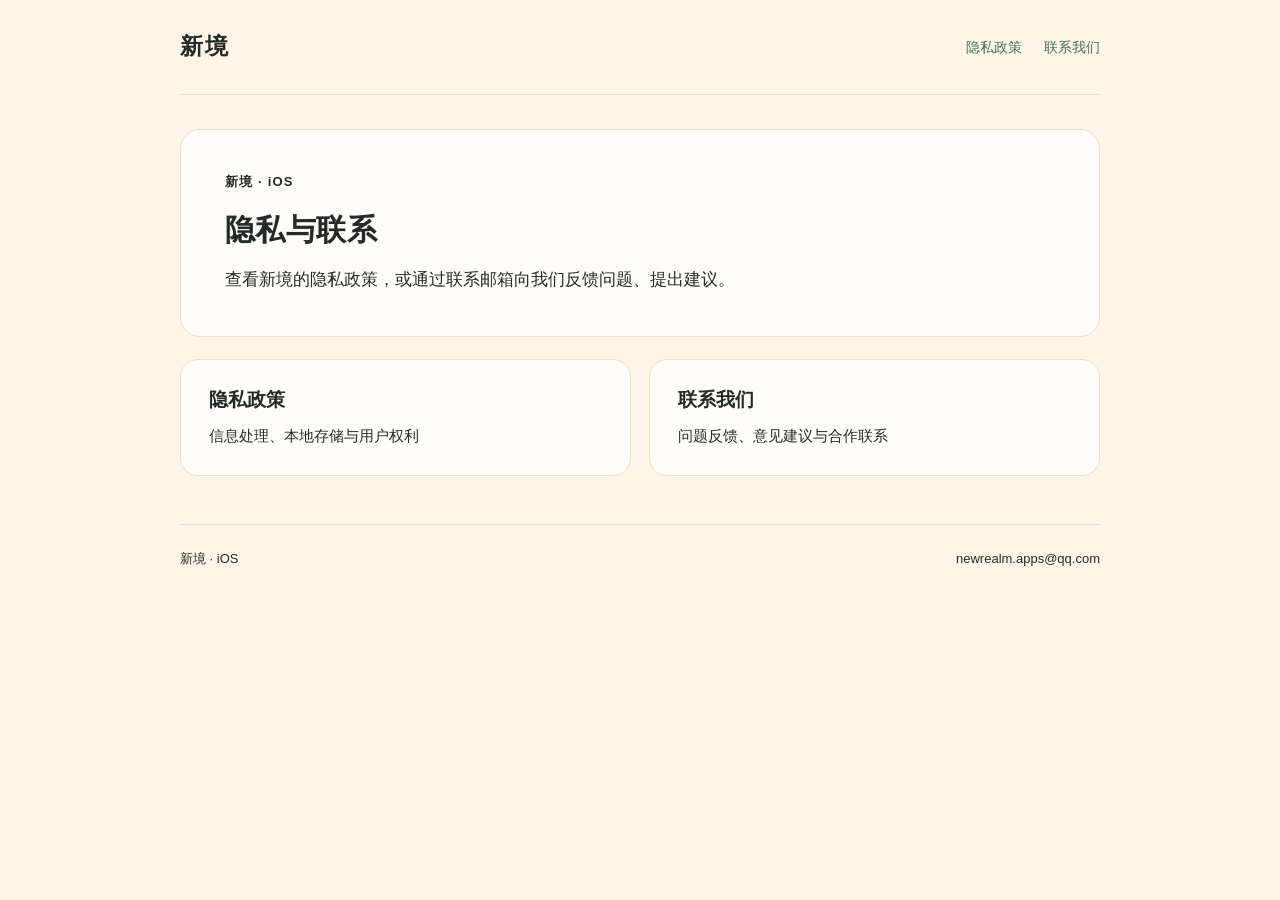
<file: index.html>
<!doctype html>
<html lang="zh-CN"><head><meta charset="utf-8"><meta name="viewport" content="width=device-width,initial-scale=1"><meta name="color-scheme" content="light"><meta name="description" content="新境 iOS 应用的隐私政策与联系信息。"><title>新境 · 隐私与联系</title><link rel="stylesheet" href="/styles.css"></head>
<body><a class="skip" href="#main">跳至正文</a><div class="shell"><header class="site-header"><a class="brand" href="/index.html" aria-label="新境首页">新境</a><nav class="site-nav" aria-label="网站导航"><a href="/privacy.html">隐私政策</a><a href="/contact.html">联系我们</a></nav></header><main id="main"><section class="welcome"><p class="eyebrow">新境 · iOS</p><h1>隐私与联系</h1><p class="intro">查看新境的隐私政策，或通过联系邮箱向我们反馈问题、提出建议。</p></section><div class="links"><a class="link-card" href="/privacy.html"><h2>隐私政策</h2><p>信息处理、本地存储与用户权利</p></a><a class="link-card" href="/contact.html"><h2>联系我们</h2><p>问题反馈、意见建议与合作联系</p></a></div></main><footer class="site-footer"><p>新境 · iOS</p><p>newrealm.apps@qq.com</p></footer></div></body></html>
</file>
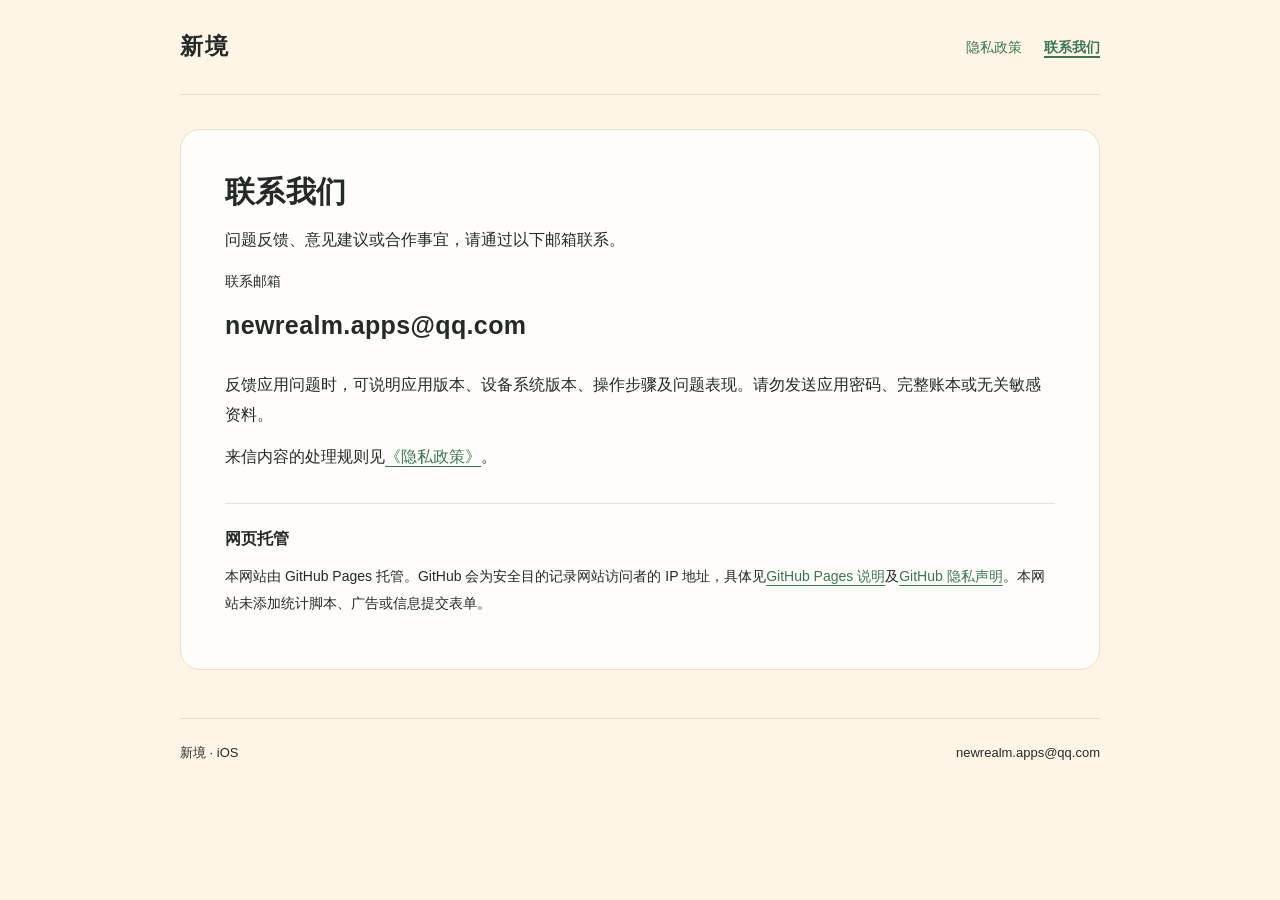
<file: contact.html>
<!doctype html>
<html lang="zh-CN"><head><meta charset="utf-8"><meta name="viewport" content="width=device-width,initial-scale=1"><meta name="color-scheme" content="light"><meta name="description" content="新境 iOS 应用的隐私政策与联系信息。"><title>联系新境</title><link rel="stylesheet" href="/styles.css"></head>
<body><a class="skip" href="#main">跳至正文</a><div class="shell"><header class="site-header"><a class="brand" href="/index.html" aria-label="新境首页">新境</a><nav class="site-nav" aria-label="网站导航"><a href="/privacy.html">隐私政策</a><a href="/contact.html" aria-current="page">联系我们</a></nav></header><main id="main"><article class="contact-card"><h1>联系我们</h1><p class="lead">问题反馈、意见建议或合作事宜，请通过以下邮箱联系。</p><p class="email-label">联系邮箱</p><p class="email">newrealm.apps@qq.com</p><p>反馈应用问题时，可说明应用版本、设备系统版本、操作步骤及问题表现。请勿发送应用密码、完整账本或无关敏感资料。</p><p>来信内容的处理规则见<a href="/privacy.html#contact">《隐私政策》</a>。</p><section class="host-note"><h2>网页托管</h2><p>本网站由 GitHub Pages 托管。GitHub 会为安全目的记录网站访问者的 IP 地址，具体见<a href="https://docs.github.com/en/pages/getting-started-with-github-pages/what-is-github-pages#data-collection" rel="noreferrer">GitHub Pages 说明</a>及<a href="https://docs.github.com/en/site-policy/privacy-policies/github-general-privacy-statement" rel="noreferrer">GitHub 隐私声明</a>。本网站未添加统计脚本、广告或信息提交表单。</p></section></article></main><footer class="site-footer"><p>新境 · iOS</p><p>newrealm.apps@qq.com</p></footer></div></body></html>
</file>
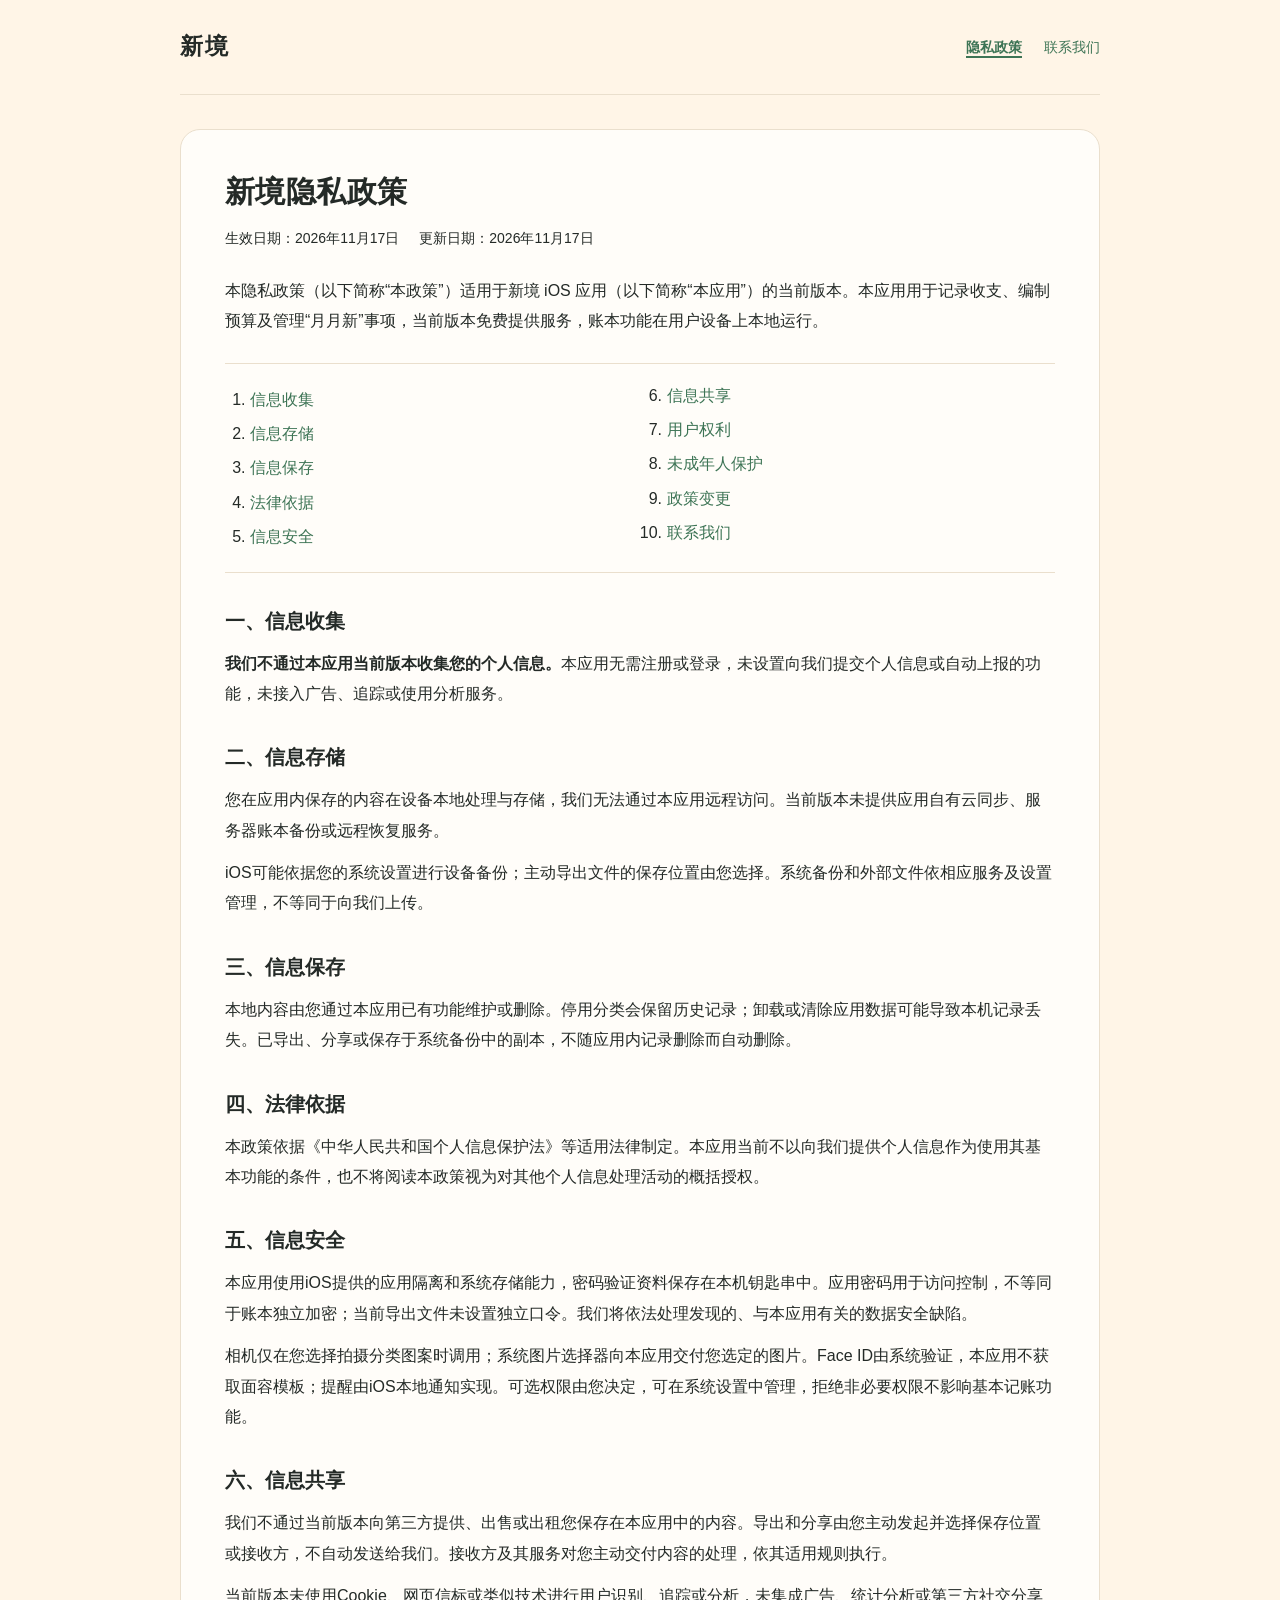
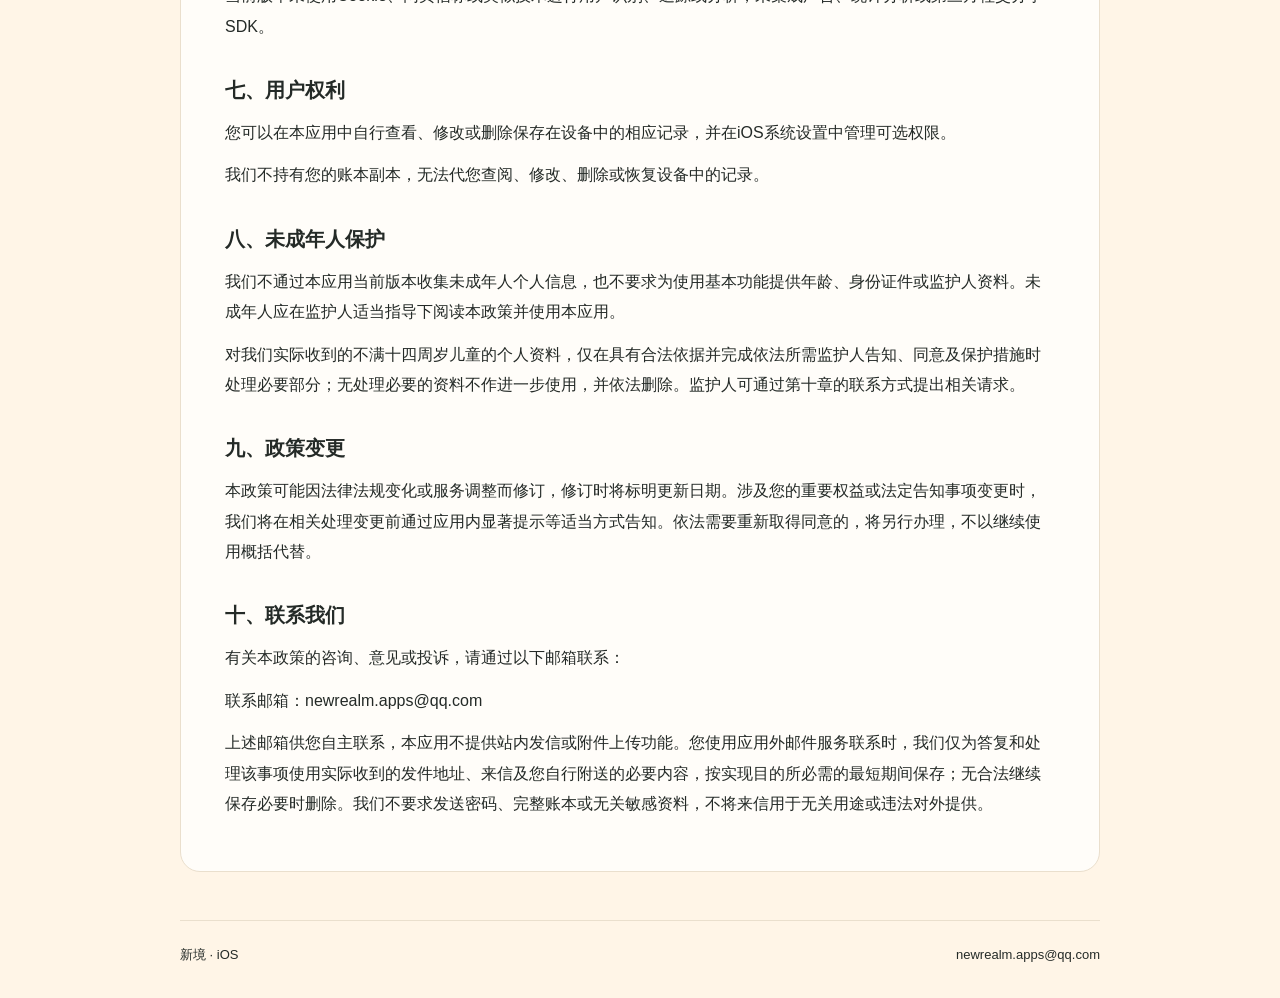
<file: privacy.html>
<!doctype html>
<html lang="zh-CN"><head><meta charset="utf-8"><meta name="viewport" content="width=device-width,initial-scale=1"><meta name="color-scheme" content="light"><meta name="description" content="新境 iOS 应用的隐私政策与联系信息。"><title>新境隐私政策</title><link rel="stylesheet" href="/styles.css"></head>
<body><a class="skip" href="#main">跳至正文</a><div class="shell"><header class="site-header"><a class="brand" href="/index.html" aria-label="新境首页">新境</a><nav class="site-nav" aria-label="网站导航"><a href="/privacy.html" aria-current="page">隐私政策</a><a href="/contact.html">联系我们</a></nav></header><main id="main"><article class="document"><h1>新境隐私政策</h1>
<p class="dates"><span>生效日期：2026年11月17日</span><span>更新日期：2026年11月17日</span></p>
<p>本隐私政策（以下简称“本政策”）适用于新境 iOS 应用（以下简称“本应用”）的当前版本。本应用用于记录收支、编制预算及管理“月月新”事项，当前版本免费提供服务，账本功能在用户设备上本地运行。</p>
<nav class="contents" aria-label="政策目录"><ol>
<li><a href="#information">信息收集</a></li><li><a href="#storage">信息存储</a></li><li><a href="#retention">信息保存</a></li><li><a href="#basis">法律依据</a></li><li><a href="#security">信息安全</a></li><li><a href="#sharing">信息共享</a></li><li><a href="#rights">用户权利</a></li><li><a href="#minors">未成年人保护</a></li><li><a href="#updates">政策变更</a></li><li><a href="#contact">联系我们</a></li>
</ol></nav>
<section id="information"><h2>一、信息收集</h2>
<p><strong>我们不通过本应用当前版本收集您的个人信息。</strong>本应用无需注册或登录，未设置向我们提交个人信息或自动上报的功能，未接入广告、追踪或使用分析服务。</p>
</section>
<section id="storage"><h2>二、信息存储</h2>
<p>您在应用内保存的内容在设备本地处理与存储，我们无法通过本应用远程访问。当前版本未提供应用自有云同步、服务器账本备份或远程恢复服务。</p>
<p>iOS可能依据您的系统设置进行设备备份；主动导出文件的保存位置由您选择。系统备份和外部文件依相应服务及设置管理，不等同于向我们上传。</p>
</section>
<section id="retention"><h2>三、信息保存</h2>
<p>本地内容由您通过本应用已有功能维护或删除。停用分类会保留历史记录；卸载或清除应用数据可能导致本机记录丢失。已导出、分享或保存于系统备份中的副本，不随应用内记录删除而自动删除。</p>
</section>
<section id="basis"><h2>四、法律依据</h2>
<p>本政策依据《中华人民共和国个人信息保护法》等适用法律制定。本应用当前不以向我们提供个人信息作为使用其基本功能的条件，也不将阅读本政策视为对其他个人信息处理活动的概括授权。</p>
</section>
<section id="security"><h2>五、信息安全</h2>
<p>本应用使用iOS提供的应用隔离和系统存储能力，密码验证资料保存在本机钥匙串中。应用密码用于访问控制，不等同于账本独立加密；当前导出文件未设置独立口令。我们将依法处理发现的、与本应用有关的数据安全缺陷。</p>
<p>相机仅在您选择拍摄分类图案时调用；系统图片选择器向本应用交付您选定的图片。Face ID由系统验证，本应用不获取面容模板；提醒由iOS本地通知实现。可选权限由您决定，可在系统设置中管理，拒绝非必要权限不影响基本记账功能。</p>
</section>
<section id="sharing"><h2>六、信息共享</h2>
<p>我们不通过当前版本向第三方提供、出售或出租您保存在本应用中的内容。导出和分享由您主动发起并选择保存位置或接收方，不自动发送给我们。接收方及其服务对您主动交付内容的处理，依其适用规则执行。</p>
<p>当前版本未使用Cookie、网页信标或类似技术进行用户识别、追踪或分析，未集成广告、统计分析或第三方社交分享SDK。</p>
</section>
<section id="rights"><h2>七、用户权利</h2>
<p>您可以在本应用中自行查看、修改或删除保存在设备中的相应记录，并在iOS系统设置中管理可选权限。</p>
<p>我们不持有您的账本副本，无法代您查阅、修改、删除或恢复设备中的记录。</p>
</section>
<section id="minors"><h2>八、未成年人保护</h2>
<p>我们不通过本应用当前版本收集未成年人个人信息，也不要求为使用基本功能提供年龄、身份证件或监护人资料。未成年人应在监护人适当指导下阅读本政策并使用本应用。</p>
<p>对我们实际收到的不满十四周岁儿童的个人资料，仅在具有合法依据并完成依法所需监护人告知、同意及保护措施时处理必要部分；无处理必要的资料不作进一步使用，并依法删除。监护人可通过第十章的联系方式提出相关请求。</p>
</section>
<section id="updates"><h2>九、政策变更</h2>
<p>本政策可能因法律法规变化或服务调整而修订，修订时将标明更新日期。涉及您的重要权益或法定告知事项变更时，我们将在相关处理变更前通过应用内显著提示等适当方式告知。依法需要重新取得同意的，将另行办理，不以继续使用概括代替。</p>
</section>
<section id="contact"><h2>十、联系我们</h2>
<p>有关本政策的咨询、意见或投诉，请通过以下邮箱联系：</p>
<p>联系邮箱：newrealm.apps@qq.com</p>
<p>上述邮箱供您自主联系，本应用不提供站内发信或附件上传功能。您使用应用外邮件服务联系时，我们仅为答复和处理该事项使用实际收到的发件地址、来信及您自行附送的必要内容，按实现目的所必需的最短期间保存；无合法继续保存必要时删除。我们不要求发送密码、完整账本或无关敏感资料，不将来信用于无关用途或违法对外提供。</p>
</section>
</article></main><footer class="site-footer"><p>新境 · iOS</p><p>newrealm.apps@qq.com</p></footer></div></body></html>
</file>
<file: styles.css>
:root{color-scheme:light;--paper:#fffdf9;--canvas:#fff5e7;--ink:#242a27;--accent:#3d7455;--line:#eadfcd}
*{box-sizing:border-box}html{scroll-behavior:smooth;scroll-padding-top:26px}body{margin:0;background:var(--canvas);color:var(--ink);font:16px/1.9 -apple-system,BlinkMacSystemFont,"PingFang SC","Microsoft YaHei",sans-serif;overflow-wrap:anywhere}
a{color:var(--accent);text-underline-offset:4px}a:hover{text-decoration-thickness:2px}a:focus-visible{outline:3px solid var(--accent);outline-offset:4px;border-radius:3px}.skip{position:absolute;top:-100px;left:16px;background:var(--paper);padding:8px 16px}.skip:focus{top:8px}
.shell{width:min(100% - 48px,920px);margin:auto}.site-header{display:flex;align-items:center;justify-content:space-between;gap:24px;padding:25px 0;border-bottom:1px solid var(--line)}.brand{font-size:23px;font-weight:650;letter-spacing:.1em;color:var(--ink);text-decoration:none}.site-nav{display:flex;gap:22px;flex-wrap:wrap;font-size:14px}.site-nav a{text-decoration:none;padding:6px 0}.site-nav a[aria-current=page]{font-weight:650;text-decoration:underline;text-decoration-thickness:2px}
main{padding:34px 0 48px}.document,.welcome,.contact-card{background:var(--paper);border:1px solid var(--line);border-radius:20px;padding:40px 44px}h1{margin:0 0 12px;font-size:30px;line-height:1.45;letter-spacing:.015em}h2{font-size:20px;line-height:1.6;margin:32px 0 12px}p{margin:12px 0}strong{font-weight:650}.dates{font-size:14px;margin-bottom:24px}.contents{border-block:1px solid var(--line);margin:26px 0;padding:17px 0}.contents ol{columns:2;column-gap:28px;padding-left:25px;margin:0}.contents li{break-inside:avoid;margin:4px 0}.contents a{text-decoration:none}section{scroll-margin-top:26px}
.dates{display:flex;flex-wrap:wrap;gap:4px 20px}.dates>span{white-space:nowrap}
.eyebrow{font-size:13px;letter-spacing:.09em;font-weight:650;margin:0 0 14px}.intro{font-size:17px;max-width:34em;margin-bottom:0}.links{display:grid;grid-template-columns:1fr 1fr;gap:18px;margin-top:22px}.link-card{display:block;padding:25px 28px;background:var(--paper);border:1px solid var(--line);border-radius:18px;color:var(--ink);text-decoration:none}.link-card h2{margin:0 0 6px;font-size:19px}.link-card p{margin:0;font-size:15px}.email-label{font-size:14px;margin-bottom:8px}.email{font-size:clamp(18px,3vw,25px);font-weight:600;letter-spacing:.015em;user-select:all;margin:0 0 20px}.contact-card .lead{margin-top:0}.host-note{border-top:1px solid var(--line);padding-top:22px;margin-top:30px;font-size:14px}.host-note h2{font-size:16px;margin:0 0 6px}.site-footer{display:flex;justify-content:space-between;gap:20px;flex-wrap:wrap;border-top:1px solid var(--line);padding:22px 0 30px;font-size:13px}.site-footer p{margin:0}
@media(max-width:600px){.shell{width:calc(100% - 28px)}.site-header{padding:18px 4px;gap:14px}.brand{font-size:21px}.site-nav{gap:16px;font-size:13px}main{padding:22px 0 32px}.document,.welcome,.contact-card{padding:27px 22px;border-radius:17px}h1{font-size:26px}h2{font-size:19px}.contents ol{columns:1}.links{grid-template-columns:1fr;gap:12px;margin-top:14px}.link-card{padding:22px}.site-footer{padding-inline:4px}.site-footer p:last-child{max-width:100%}}
@media(prefers-reduced-motion:reduce){html{scroll-behavior:auto}}
@media print{body{background:#fff}.shell{width:100%;max-width:none}.site-header,.site-footer,.skip,.contents{display:none}main{padding:0}.document,.welcome,.contact-card{border:0;padding:0}h2{break-after:avoid}p{orphans:3;widows:3}a{color:inherit}}
</file>
